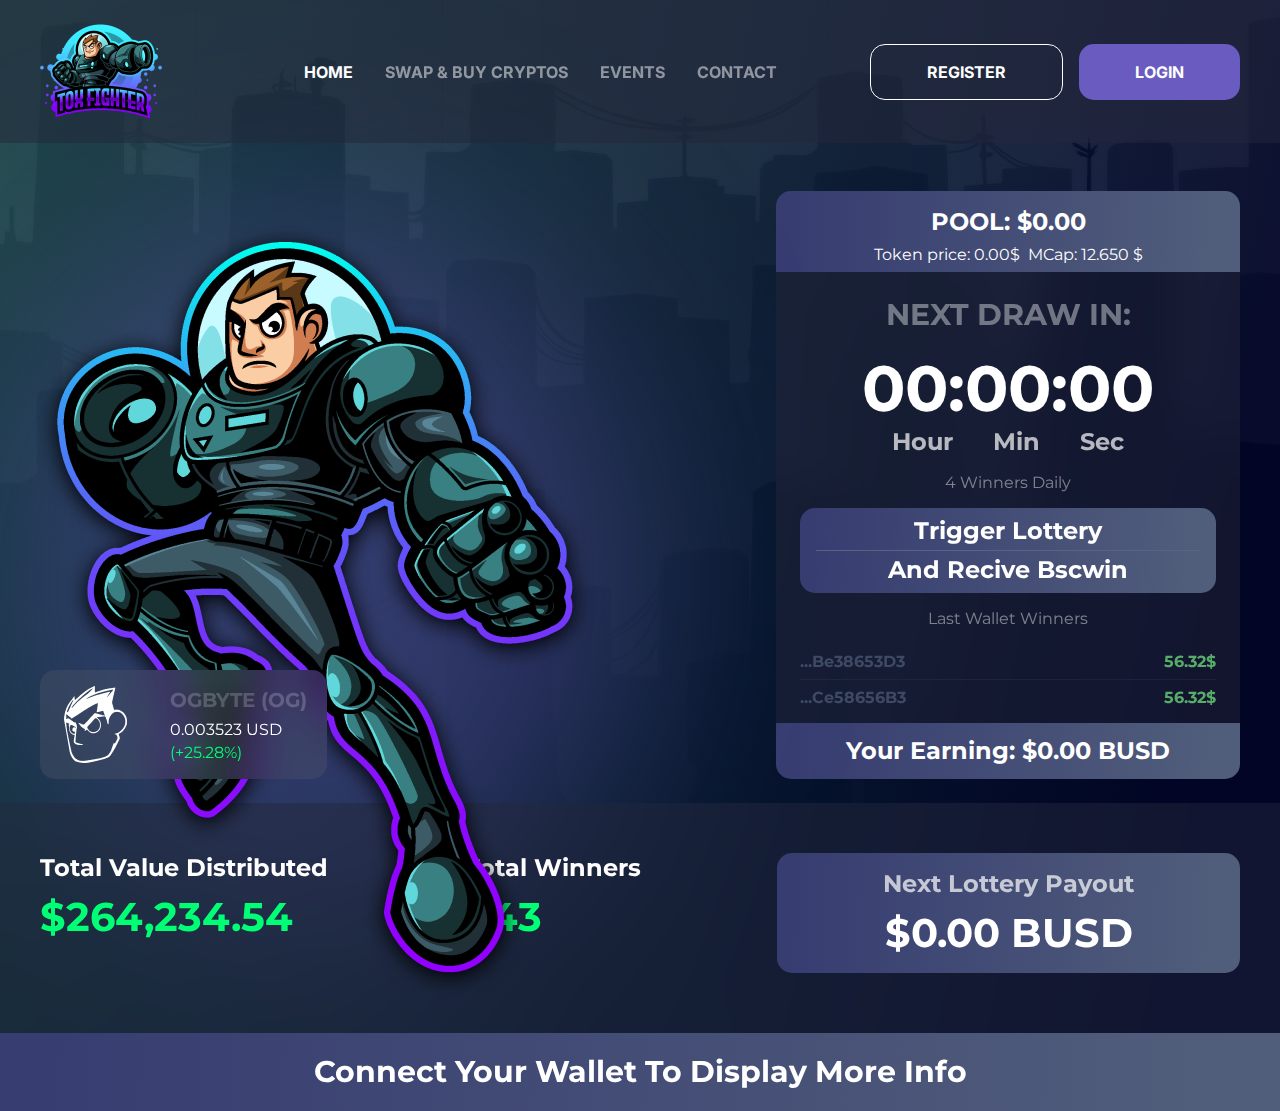
<file: index.html>
<!DOCTYPE html>
<html lang="en">
  <head>
    <meta charset="UTF-8" />
    <meta http-equiv="X-UA-Compatible" content="IE=edge" />
    <meta name="viewport" content="width=device-width, initial-scale=1.0" />
    <link rel="preconnect" href="https://fonts.googleapis.com">
    <link rel="preconnect" href="https://fonts.gstatic.com" crossorigin>
    <link href="https://fonts.googleapis.com/css2?family=Inter:wght@700&family=Montserrat:wght@400;500;700&display=swap" rel="stylesheet">
    <link rel="stylesheet" href="css/main.css" />
    <title>Home</title>
  </head>
  <body>
    <!-- header start
    =========================================== -->
    <header class="header" id="header">
      <div class="auto__container">
        <div class="header__inner">
          <div class="header__inner-logo">
            <img src="./images/logo.png" alt="" />
          </div>
          <nav class="nav" id="menu">
            <div class="nav__inner">
              <div class="nav__inner-links">
                <a href="#" class="active">
                  HOME
                </a>
                <a href="#">
                  SWAP & BUY CRYPTOS
                </a>
                <a href="#">
                  EVENTS
                </a>
                <a href="#">
                  CONTACT
                </a>
              </div>
                <div class="nav__inner-buttons">
                  <a href="#" class="button secondary">
                    Register
                  </a>
                  <a href="#" class="button primary">
                    Login
                  </a>
                </div>
              
            </div>
          </nav>
          <div class="burger" id="menuBtn">
            <span>
            </span>
          </div>
        </div>
      </div>
    </header>
    <!-- header end
    =========================================== -->
    <main>
    <!-- hero start
    =========================================== -->
    <section class="hero">
      <div class="hero__bg">
        <img src="./images/hero-bg.png" alt="">
      </div>
      <div class="auto__container">
        <div class="hero__inner">
          <div class="hero__inner-image">
            <div class="hero__inner-image-bg">
              <img src="./images/spaceman.png" alt="">
            </div>
            <div class="hero__inner-user">
              <div class="hero__inner-user-icon">
                <img src="./images/face.png" alt="">
              </div>
              <div class="hero__inner-user-text">
                <h5>
                  OGBYTE (OG)
                </h5>
                <p>
                  0.003523 USD
                </p>
                <p>
                  (+25.28%)
                </p>
              </div>
            </div>
          </div>
          <div class="hero__inner-content">
            <div class="hero__inner-content-header">
              <h4>
                POOL: $0.00
              </h4>
              <div class="hero__inner-content-header-row">
                <p>
                  Token price: 0.00$
                </p>
                <p>
                  MCap: 12.650 $
                </p>
              </div>

            </div>
            <div class="hero__inner-content-intro">
              <h3>
                NEXT DRAW IN:
              </h3>
              <div class="hero__inner-content-intro-timer">
                <h6>
                  <span id="hour">
                    00
                  </span>
                  :
                  <span id="minute"> 
                    00
                  </span>
                  :
                  <span id="second">
                   00
                  </span>
                </h6>
                <h4>
                  <span>
                    Hour
                  </span>
                  <span>
                    Min
                  </span>
                  <span>
                    Sec
                  </span>
                </h4>
              </div>
              <p>
                4 Winners Daily
              </p>
              <div class="hero__inner-content-intro-trigger">
                <h4>
                  Trigger Lottery
                </h4>
                <hr>
                <h4>
                  And Recive Bscwin
                </h4>
              </div>
              <p>
                Last Wallet Winners
              </p>
              <div class="hero__inner-content-intro-list">
                <p>
                   <span>...Be38653D3</span>
                  <span>
                    56.32$
                  </span>
                </p>
                <p>
                  <span>...Ce58656B3</span>
                 <span>
                   56.32$
                 </span>
               </p>
              </div>
            </div>
            <div class="hero__inner-content-footer">
              <h4>
                Your Earning: $0.00 BUSD
              </h4>
            </div>
          </div>
    
        
        </div>
      </div>
      
    </section>
    <!-- hero end
    =========================================== -->
    <!-- footer start
    =========================================== -->
    <footer class="footer">
      <div class="auto__container">
        <div class="footer__inner">
          <div class="footer__inner-info">
            <h2>
              <span>
                Total Value Distributed
              </span>
              $264,234.54
            </h2>
            <h2>
              <span>
                Total Winners
              </span>
              943
            </h2>
            <h2 class="big">
              <span>
                Next Lottery Payout
              </span>
              $0.00 BUSD
            </h2>
          </div>
         
        </div>
      </div>
      <div class="footerText">
       <div class="auto__container">
        <p>
          Connect Your Wallet To Display More Info
        </p>
       </div>
      </div>
    </footer>
    <!-- footer end
    =========================================== -->
    </main>
    <!-- js
    =========================================== -->
    <script src="./js/main.js"></script>
    
  </body>
</html>
</file>
<file: css/main.css>
@import "./fonts/stylesheet.css";
html, body {
  scroll-behavior: smooth;
}

*,
*::before,
*::after {
  margin: 0;
  padding: 0;
  border: none;
  outline: none;
  -webkit-box-sizing: border-box;
          box-sizing: border-box;
}

button {
  outline: none;
}

button:focus {
  outline: none;
}

input::-webkit-outer-spin-button,
input::-webkit-inner-spin-button {
  -webkit-appearance: none;
  margin: 0;
}

/* width */
::-webkit-scrollbar {
  width: 8px;
}

/* Track */
::-webkit-scrollbar-track {
  background: #fff;
}

/* Handle */
::-webkit-scrollbar-thumb {
  background: rgba(0, 0, 0, 0.2);
  border-radius: 10px;
}

/* Handle on hover */
::-webkit-scrollbar-thumb:hover {
  background: rgba(0, 0, 0, 0.3);
}

/*** 
====================================================================
Global Settings
====================================================================
   ***/
body {
  font-family: "Montserrat", sans-serif;
  font-size: 16px;
  color: #fff;
  line-height: 19px;
  font-weight: 400;
  background: linear-gradient(102.33deg, #103A3F 2.13%, #000428 92.14%);
}

a {
  text-decoration: none;
  opacity: 1;
  color: #fff;
  -webkit-transition: 0.3s ease;
  transition: 0.3s ease;
  cursor: pointer;
}
a:hover {
  opacity: 0.88;
}

ul li {
  list-style: none;
}

.auto__container {
  position: relative;
  max-width: 1510px;
  margin: 0 auto;
  padding: 0 40px;
}

h2 {
  font-family: "Montserrat", sans-serif;
  font-size: 40px;
  line-height: 48px;
  color: #00FF75;
}
h2 span {
  display: block;
  margin-bottom: 10px;
  font-size: 24px;
  line-height: 30px;
  color: #fff;
}
h2.big {
  background: linear-gradient(91.69deg, #373d71 3.52%, #515e7b 96.63%);
  border-radius: 15px;
  text-align: center;
  padding: 16px 106px;
  color: #fff;
}
h2.big span {
  opacity: 0.7;
}

h3 {
  font-weight: 700;
  font-size: 30px;
  line-height: 37px;
}

h4 {
  font-weight: 700;
  font-size: 24px;
  line-height: 30px;
}

h5 {
  font-weight: 700;
  font-size: 20px;
  line-height: 24px;
}

h6 {
  font-weight: 700;
  font-size: 64px;
  line-height: 78px;
}

main {
  overflow: hidden;
}

.button {
  color: #fff;
  padding: 20px 68px;
  font-size: 16px;
  line-height: 16px;
  border-radius: 15px;
  display: -webkit-box;
  display: -ms-flexbox;
  display: flex;
  -webkit-box-pack: center;
      -ms-flex-pack: center;
          justify-content: center;
  -webkit-box-align: center;
      -ms-flex-align: center;
          align-items: center;
  -webkit-transition: 0.3s linear;
  transition: 0.3s linear;
}
.button.secondary {
  background-color: transparent;
  border: 1px solid;
}
.button.secondary:hover {
  background-color: #fff;
  color: #695BBF;
  border-color: #fff;
  opacity: 1;
}
.button.primary {
  background-color: #695BBF;
  position: relative;
}
.button.primary::before {
  content: "";
  width: 100%;
  height: 100%;
  position: absolute;
  background-color: #695BBF;
  z-index: -1;
  -webkit-filter: blur(25px);
          filter: blur(25px);
  opacity: 0;
  pointer-events: none;
  -webkit-transition: 0.3s linear;
  transition: 0.3s linear;
}
.button.primary:hover {
  opacity: 1;
}
.button.primary:hover::before {
  opacity: 1;
}

@-webkit-keyframes blink {
  0% {
    -webkit-transform: rotate(7deg) scale(1.15) translateY(-8%);
            transform: rotate(7deg) scale(1.15) translateY(-8%);
    -webkit-transform-origin: 0 0;
            transform-origin: 0 0;
  }
  65% {
    -webkit-transform: rotate(0);
            transform: rotate(0);
    -webkit-transform-origin: 0 0;
            transform-origin: 0 0;
  }
}

@keyframes blink {
  0% {
    -webkit-transform: rotate(7deg) scale(1.15) translateY(-8%);
            transform: rotate(7deg) scale(1.15) translateY(-8%);
    -webkit-transform-origin: 0 0;
            transform-origin: 0 0;
  }
  65% {
    -webkit-transform: rotate(0);
            transform: rotate(0);
    -webkit-transform-origin: 0 0;
            transform-origin: 0 0;
  }
}
@-webkit-keyframes blink-bg {
  0% {
    opacity: 0;
  }
  65% {
    opacity: 1;
  }
}
@keyframes blink-bg {
  0% {
    opacity: 0;
  }
  65% {
    opacity: 1;
  }
}
.header {
  position: absolute;
  top: 0;
  left: 0;
  width: 100%;
  z-index: 10;
  background: rgba(35, 37, 57, 0.5);
  background: #23253980;
}
.header.sticky {
  position: fixed;
  top: 0;
  left: 0;
  width: 100%;
  -webkit-animation-name: sticky;
          animation-name: sticky;
  -webkit-animation-duration: 0.4s;
          animation-duration: 0.4s;
}
.header__inner {
  padding: 24px 0;
  display: -webkit-box;
  display: -ms-flexbox;
  display: flex;
  -webkit-box-pack: justify;
      -ms-flex-pack: justify;
          justify-content: space-between;
  -webkit-box-align: center;
      -ms-flex-align: center;
          align-items: center;
}
.header__inner-logo {
  display: -webkit-box;
  display: -ms-flexbox;
  display: flex;
  -webkit-box-pack: center;
      -ms-flex-pack: center;
          justify-content: center;
  -webkit-box-align: center;
      -ms-flex-align: center;
          align-items: center;
  width: 122px;
}
.header__inner-logo img {
  width: 100%;
}
.header__inner .burger {
  display: none;
}

@-webkit-keyframes sticky {
  0% {
    top: -60px;
    opacity: 0;
  }
  100% {
    top: 0;
    opacity: 1;
  }
}

@keyframes sticky {
  0% {
    top: -60px;
    opacity: 0;
  }
  100% {
    top: 0;
    opacity: 1;
  }
}
.nav {
  width: 75%;
}
.nav__inner {
  display: -webkit-box;
  display: -ms-flexbox;
  display: flex;
  -webkit-box-align: center;
      -ms-flex-align: center;
          align-items: center;
  -webkit-box-pack: justify;
      -ms-flex-pack: justify;
          justify-content: space-between;
}
.nav__inner a {
  font-size: 16px;
  line-height: 16px;
  font-weight: 700;
  margin-right: 32px;
  opacity: 0.5;
  text-transform: uppercase;
  font-family: "Inter", sans-serif;
  -webkit-transition: 0.2s linear;
  transition: 0.2s linear;
}
.nav__inner a:last-child {
  margin: 0;
}
.nav__inner a.active {
  opacity: 1;
}
.nav__inner a:hover {
  opacity: 1;
}
.nav__inner-links {
  display: -webkit-box;
  display: -ms-flexbox;
  display: flex;
  -webkit-box-align: center;
      -ms-flex-align: center;
          align-items: center;
}
.nav__inner-buttons {
  display: -webkit-box;
  display: -ms-flexbox;
  display: flex;
  -webkit-box-pack: justify;
      -ms-flex-pack: justify;
          justify-content: space-between;
}
.nav__inner-buttons a {
  opacity: 1;
}
.nav__inner-buttons .button.secondary {
  margin-right: 16px;
}

.footer {
  background: rgba(35, 37, 57, 0.5);
  -webkit-backdrop-filter: blur(17.5px);
          backdrop-filter: blur(17.5px);
}
.footer__inner-info {
  display: -webkit-box;
  display: -ms-flexbox;
  display: flex;
  -webkit-box-pack: justify;
      -ms-flex-pack: justify;
          justify-content: space-between;
  padding: 50px 0 60px;
}
.footer__inner-info h4 {
  width: calc(33.3% - 10px);
}
.footer__inner-info h4:nth-child(2) {
  max-width: 180px;
}
.footerText {
  background: linear-gradient(91.69deg, #373d71 3.52%, #515e7b 96.63%);
}
.footerText p {
  font-size: 30px;
  line-height: 38px;
  font-family: "Montserrat", sans-serif;
  font-weight: 700;
  text-align: center;
  padding: 20px 0;
}

.hero {
  position: relative;
  min-height: calc(100vh - 308px);
  background: linear-gradient(102.33deg, #103A3F 2.13%, #000428 92.14%);
  padding-top: 143px;
}
.hero__bg {
  position: absolute;
  top: 0;
  left: 0;
  display: -webkit-box;
  display: -ms-flexbox;
  display: flex;
  -webkit-box-pack: center;
      -ms-flex-pack: center;
          justify-content: center;
  -webkit-box-align: center;
      -ms-flex-align: center;
          align-items: center;
  width: 100%;
  height: 100%;
  opacity: 0.1;
}
.hero__bg img {
  width: 100%;
  height: 100%;
  object-fit: cover;
  -o-object-fit: cover;
}
.hero__inner {
  display: -webkit-box;
  display: -ms-flexbox;
  display: flex;
  -webkit-box-pack: justify;
      -ms-flex-pack: justify;
          justify-content: space-between;
  padding: 48px 0 24px;
}
.hero__inner-image {
  width: calc(50% - 40px);
  max-width: 540px;
  position: relative;
  display: -webkit-box;
  display: -ms-flexbox;
  display: flex;
  -webkit-box-align: end;
      -ms-flex-align: end;
          align-items: flex-end;
}
.hero__inner-image-bg {
  position: absolute;
  top: 20px;
  left: 0;
  width: 100%;
  height: 125%;
  display: -webkit-box;
  display: -ms-flexbox;
  display: flex;
  -webkit-box-pack: center;
      -ms-flex-pack: center;
          justify-content: center;
  -webkit-box-align: start;
      -ms-flex-align: start;
          align-items: flex-start;
  -webkit-animation-name: blink;
          animation-name: blink;
  -webkit-animation-duration: 2s;
          animation-duration: 2s;
  -webkit-animation-iteration-count: infinite;
          animation-iteration-count: infinite;
}
.hero__inner-image-bg::before {
  content: "";
  width: 120%;
  height: 100%;
  position: absolute;
  background: rgba(105, 91, 191, 0.4);
  z-index: 0;
  -webkit-filter: blur(110px);
          filter: blur(110px);
  pointer-events: none;
  border-radius: 50%;
  -webkit-animation-name: blink-bg;
          animation-name: blink-bg;
  -webkit-animation-duration: 2s;
          animation-duration: 2s;
  -webkit-animation-iteration-count: infinite;
          animation-iteration-count: infinite;
}
.hero__inner-image-bg img {
  width: 114%;
  position: relative;
  z-index: 1;
}
.hero__inner-user {
  border-radius: 15px;
  background: #63646F40;
  -webkit-backdrop-filter: blur(17.5px);
          backdrop-filter: blur(17.5px);
  display: -webkit-box;
  display: -ms-flexbox;
  display: flex;
  -webkit-box-align: center;
      -ms-flex-align: center;
          align-items: center;
  padding: 16px 16px 16px 24px;
  -webkit-box-pack: justify;
      -ms-flex-pack: justify;
          justify-content: space-between;
  width: 100%;
  max-width: 287px;
  -webkit-transition: 0.3s ease;
  transition: 0.3s ease;
  position: relative;
  z-index: 3;
}
.hero__inner-user:hover {
  background: #d9d9da40;
}
.hero__inner-user-icon {
  display: -webkit-box;
  display: -ms-flexbox;
  display: flex;
  -webkit-box-pack: center;
      -ms-flex-pack: center;
          justify-content: center;
  -webkit-box-align: center;
      -ms-flex-align: center;
          align-items: center;
  width: calc(35% - 20px);
  max-width: 63px;
}
.hero__inner-user-icon img {
  width: 100%;
}
.hero__inner-user-text {
  width: calc(65% - 20px);
}
.hero__inner-user h5 {
  color: #fff;
  margin-bottom: 8px;
  opacity: 0.2;
}
.hero__inner-user p {
  color: #fff;
  margin-bottom: 4px;
}
.hero__inner-user p:last-child {
  color: #00FF75;
  margin: 0;
}
.hero__inner-content {
  width: calc(50% - 40px);
  max-width: 464px;
  display: -webkit-box;
  display: -ms-flexbox;
  display: flex;
  -webkit-box-orient: vertical;
  -webkit-box-direction: normal;
      -ms-flex-direction: column;
          flex-direction: column;
  border-radius: 15px;
  overflow: hidden;
}
.hero__inner-content-header {
  background: linear-gradient(91.69deg, #373D71 3.52%, #515E7B 96.63%);
  padding: 16px 16px 8px;
}
.hero__inner-content-header-row {
  display: -webkit-box;
  display: -ms-flexbox;
  display: flex;
  -webkit-box-pack: center;
      -ms-flex-pack: center;
          justify-content: center;
}
.hero__inner-content-header h4 {
  width: 100%;
  margin-bottom: 8px;
  text-align: center;
}
.hero__inner-content-header p {
  margin-right: 8px;
}
.hero__inner-content-header p:last-child {
  margin: 0;
}
.hero__inner-content-intro {
  background: #23253980;
  -webkit-backdrop-filter: blur(17.5px);
          backdrop-filter: blur(17.5px);
  padding: 24px 24px 8px;
}
.hero__inner-content-intro-timer {
  margin-bottom: 16px;
}
.hero__inner-content-intro-timer h6 {
  color: #fff;
  display: -webkit-box;
  display: -ms-flexbox;
  display: flex;
  -webkit-box-pack: center;
      -ms-flex-pack: center;
          justify-content: center;
  text-align: center;
}
.hero__inner-content-intro-timer h4 {
  color: #FFFFFFB2;
  display: -webkit-box;
  display: -ms-flexbox;
  display: flex;
  -webkit-box-pack: center;
      -ms-flex-pack: center;
          justify-content: center;
  text-align: center;
}
.hero__inner-content-intro-timer h4 span {
  margin-right: 40px;
}
.hero__inner-content-intro-timer h4 span:last-child {
  margin: 0;
}
.hero__inner-content-intro-trigger {
  background: linear-gradient(91.69deg, #373D71 3.52%, #515E7B 96.63%);
  border-radius: 15px;
  padding: 8px 16px;
  margin-bottom: 16px;
}
.hero__inner-content-intro-trigger h4 {
  color: #fff;
  text-align: center;
}
.hero__inner-content-intro-trigger hr {
  width: 100%;
  height: 1px;
  background-color: #586386;
  margin: 4px 0;
}
.hero__inner-content-intro-list p {
  display: -webkit-box;
  display: -ms-flexbox;
  display: flex;
  -webkit-box-align: center;
      -ms-flex-align: center;
          align-items: center;
  -webkit-box-pack: justify;
      -ms-flex-pack: justify;
          justify-content: space-between;
  border-bottom: 0.8px solid #58638627;
  padding: 8px 0;
  font-weight: 700;
}
.hero__inner-content-intro-list p:last-child {
  border: unset;
}
.hero__inner-content-intro-list p span {
  color: #515E7BB2;
}
.hero__inner-content-intro-list p span:last-child {
  color: #57AC69;
}
.hero__inner-content-intro > p {
  text-align: center;
  color: #FFFFFF73;
  margin-bottom: 16px;
}
.hero__inner-content-footer {
  background: linear-gradient(91.69deg, #373D71 3.52%, #515E7B 96.63%);
  padding: 13px 16px;
  text-align: center;
}
.hero__inner-content h3 {
  color: #FFFFFF66;
  margin-bottom: 16px;
  text-align: center;
}

@media (max-width: 1450px) {
  .button {
    padding: 19px 56px;
  }
}
@media (max-width: 1380px) {
  .nav {
    width: 78%;
  }
}
@media (max-width: 1250px) {
  .hero {
    padding-top: 110.8px;
  }

  .header__inner {
    padding: 20px 0;
  }
  .header__inner-logo {
    width: 90px;
  }

  .nav__inner a {
    font-size: 15px;
    line-height: 15px;
    margin-right: 28px;
  }

  .button {
    font-size: 15px;
    line-height: 15px;
    padding: 17px 50px;
  }
}
@media (max-width: 1180px) {
  .button {
    font-size: 14px;
    line-height: 14px;
    border-radius: 10px;
    padding: 16px 45px;
  }

  h2 {
    font-size: 35px;
    line-height: 45px;
  }
  h2 span {
    font-size: 22px;
    line-height: 28px;
  }
  h2.big {
    padding: 14px 85px;
  }

  .hero {
    min-height: calc(100vh - 295px);
  }
  .hero__inner {
    padding: 24px 0 16px 0;
  }
  .hero__inner-image {
    width: calc(50% - 20px);
  }
  .hero__inner-content {
    width: calc(50% - 20px);
  }

  .nav {
    width: 80%;
  }
  .nav__inner a {
    font-size: 14px;
    line-height: 14px;
    margin-right: 22px;
  }

  .footerText p {
    font-size: 26px;
    line-height: 34px;
  }
}
@media (max-width: 1024px) {
  ::-webkit-scrollbar {
    display: none;
  }

  .auto__container {
    padding: 0 30px;
  }

  h2 {
    font-size: 30px;
    line-height: 38px;
  }
  h2 span {
    font-size: 21px;
    line-height: 27px;
  }
  h2.big {
    padding: 13px 80px;
  }

  .hero {
    min-height: calc(100vh - 285px);
    padding-top: 98.4px;
  }
  .hero__inner-image {
    width: calc(53% - 15px);
  }
  .hero__inner-image-bg {
    top: 0;
  }
  .hero__inner-content {
    width: calc(47% - 15px);
  }

  body.active {
    overflow: hidden;
  }

  .nav {
    position: fixed;
    top: 98px;
    left: 0;
    width: 100%;
    height: calc(100% - 98px);
    z-index: 9;
    background: rgba(0, 0, 0, 0.4);
    -webkit-transform: translateX(100%);
            transform: translateX(100%);
    -webkit-transition: all 0.2s ease-in-out 0s;
    transition: all 0.2s ease-in-out 0s;
    -moz-transition: all 0.2s ease-in-out 0s;
  }
  .nav.active {
    transform: translate(0, 0);
    -moz-ransform: translate(0, 0);
    -o-transform: translate(0, 0);
    -ms-transform: translate(0, 0);
    -webkit-transform: translate(0, 0);
  }
  .nav__inner {
    -webkit-box-orient: vertical;
    -webkit-box-direction: normal;
        -ms-flex-direction: column;
            flex-direction: column;
    position: absolute;
    -webkit-box-pack: unset;
        -ms-flex-pack: unset;
            justify-content: unset;
    -webkit-box-align: center;
        -ms-flex-align: center;
            align-items: center;
    -webkit-box-sizing: border-box;
            box-sizing: border-box;
    top: 0;
    right: 0;
    width: 350px;
    z-index: 1;
    padding: 50px 20px 20px 20px;
    height: 100%;
    overflow-y: auto;
    background: #232539;
  }
  .nav__inner-links {
    -webkit-box-orient: vertical;
    -webkit-box-direction: normal;
        -ms-flex-direction: column;
            flex-direction: column;
    margin-bottom: 50px;
  }
  .nav__inner-links a {
    margin: 0 0 20px 0;
    font-size: 16px;
    line-height: 16px;
  }

  .header__inner-logo {
    width: 75px;
  }
  .header__inner .burger {
    display: block;
    cursor: pointer;
    -webkit-transition: all 0.2s ease-in-out 0s;
    transition: all 0.2s ease-in-out 0s;
    -moz-transition: all 0.2s ease-in-out 0s;
    position: relative;
    width: 30px;
    height: 36px;
  }
  .header__inner .burger:hover {
    opacity: 0.8;
  }
  .header__inner .burger::before {
    top: 20%;
    width: 100%;
    height: 3px;
    background-color: #695BBF;
    -webkit-transition: all 0.3s ease;
    transition: all 0.3s ease;
    content: "";
    position: absolute;
    left: 50%;
    transform: translateX(-50%);
    -moz-ransform: translateX(-50%);
    -o-transform: translateX(-50%);
    -ms-transform: translateX(-50%);
    -webkit-transform: translateX(-50%);
  }
  .header__inner .burger span {
    top: 50%;
    width: 100%;
    height: 3px;
    background-color: #695BBF;
    -webkit-transition: all 0.3s ease;
    transition: all 0.3s ease;
    position: absolute;
    left: 50%;
    transform: translate(-50%, -50%);
    -moz-ransform: translate(-50%, -50%);
    -o-transform: translate(-50%, -50%);
    -ms-transform: translate(-50%, -50%);
    -webkit-transform: translate(-50%, -50%);
    -webkit-transition: all 0.2s ease-in-out 0s;
    transition: all 0.2s ease-in-out 0s;
    -moz-transition: all 0.2s ease-in-out 0s;
  }
  .header__inner .burger::after {
    bottom: 20%;
    width: 100%;
    height: 3px;
    background-color: #695BBF;
    -webkit-transition: all 0.3s ease;
    transition: all 0.3s ease;
    content: "";
    position: absolute;
    left: 50%;
    transform: translateX(-50%);
    -moz-ransform: translateX(-50%);
    -o-transform: translateX(-50%);
    -ms-transform: translateX(-50%);
    -webkit-transform: translateX(-50%);
  }
  .header__inner .burger.active::before {
    top: 50%;
    -webkit-transform: translate(-50%, -50%) rotate(45deg);
    transform: translate(-50%, -50%) rotate(45deg);
  }
  .header__inner .burger.active span {
    opacity: 0;
  }
  .header__inner .burger.active::after {
    bottom: 50%;
    -webkit-transform: translate(-50%, 50%) rotate(-45deg);
    transform: translate(-50%, 50%) rotate(-45deg);
  }
}
@media (max-width: 930px) {
  .hero {
    min-height: unset;
  }
  .hero__inner {
    padding: 24px 0 0;
    -webkit-box-orient: vertical;
    -webkit-box-direction: normal;
        -ms-flex-direction: column;
            flex-direction: column;
    -webkit-box-align: center;
        -ms-flex-align: center;
            align-items: center;
  }
  .hero__inner-image {
    width: 100%;
    margin-bottom: -20%;
  }
  .hero__inner-image-bg {
    position: unset;
    height: 100%;
  }
  .hero__inner-image-bg img {
    width: 110%;
  }
  .hero__inner-content {
    width: 100%;
    -webkit-box-ordinal-group: 0;
        -ms-flex-order: -1;
            order: -1;
    margin-bottom: 20px;
  }
  .hero__inner-user {
    position: absolute;
    bottom: calc(20% + 10px);
    left: 0;
  }

  .footer__inner-info {
    padding: 45px 0;
    -ms-flex-wrap: wrap;
        flex-wrap: wrap;
    margin: 0 -5px;
    -webkit-box-pack: center;
        -ms-flex-pack: center;
            justify-content: center;
  }
  .footer__inner-info h2 {
    width: calc(50% - 10px);
    margin: 0 5px 30px;
  }
  .footer__inner-info h2:nth-child(2) {
    text-align: center;
  }
  .footer__inner-info h2:last-child {
    width: 100%;
    max-width: 430px;
    margin: 0 5px 0;
  }
  .footerText p {
    font-size: 22px;
    line-height: 30px;
  }
}
@media (max-width: 750px) {
  .auto__container {
    padding: 0 20px;
  }
}
@media (max-width: 650px) {
  h2 {
    font-size: 25px;
    line-height: 32px;
  }
  h2 span {
    font-size: 19px;
    line-height: 20px;
  }
  h2.big {
    padding: 20px;
  }

  .hero {
    padding-top: 84.5px;
  }

  .header__inner {
    padding: 15px 0;
  }
  .header__inner-logo {
    width: 70px;
  }
  .header__inner .burger {
    width: 28px;
    height: 34px;
  }

  .nav {
    top: 84px;
    height: calc(100% - 84px);
  }

  .footer__inner-info h2:last-child {
    max-width: 300px;
  }
  .footerText p {
    padding: 15px 0;
    font-size: 18px;
    line-height: 26px;
  }
}
@media (max-width: 540px) {
  h2 {
    font-size: 20px;
    line-height: 28px;
  }
  h2 span {
    font-size: 16px;
    line-height: 16px;
  }
  h2.big {
    padding: 15px;
  }

  .footer__inner-info {
    padding: 40px 0;
  }
  .footer__inner-info h2:last-child {
    max-width: 250px;
  }
  .footerText p {
    padding: 15px 0;
    font-size: 16px;
    line-height: 22px;
  }
}
@media (max-width: 440px) {
  h2 {
    font-size: 23px;
    line-height: 28px;
  }
  h2 span {
    font-size: 17px;
    line-height: 17px;
  }
  h2.big {
    padding: 15px;
  }

  h3 {
    font-size: 25px;
    line-height: 32px;
  }

  h4 {
    font-size: 18px;
    line-height: 23px;
  }

  h6 {
    font-size: 45px;
    line-height: 55px;
  }

  .hero__inner-content-intro {
    padding: 16px 16px 8px;
  }
  .hero__inner-content-intro-timer {
    margin-bottom: 8px;
  }
  .hero__inner-content-intro-timer h4 span {
    margin-right: 20px;
  }
  .hero__inner-content-intro-trigger {
    margin-bottom: 10px;
  }
  .hero__inner-content-intro > p {
    margin-bottom: 4px;
  }
  .hero__inner-content h3 {
    margin-bottom: 8px;
  }

  .header__inner .burger {
    width: 26px;
    height: 30px;
  }
  .header__inner .burger span {
    height: 3px;
  }
  .header__inner .burger::before {
    height: 3px;
  }
  .header__inner .burger:after {
    height: 3px;
  }

  .footer__inner-info {
    padding: 25px 0;
    margin: 0;
  }
  .footer__inner-info h2 {
    width: 100%;
    margin: 0 0 20px 0;
  }
  .footer__inner-info h2:nth-child(2) {
    text-align: left;
  }
  .footer__inner-info h2:last-child {
    width: 100%;
    text-align: left;
    max-width: unset;
    margin: 0;
  }
  .footerText p {
    padding: 15px 0;
    font-size: 16px;
    line-height: 22px;
  }
}
@media (max-width: 390px) {
  .nav__inner {
    width: 100%;
  }
  .nav__inner-buttons {
    -webkit-box-orient: vertical;
    -webkit-box-direction: normal;
        -ms-flex-direction: column;
            flex-direction: column;
  }
  .nav__inner-buttons .button.secondary {
    margin: 0 0 20px 0;
  }
}
</file>
